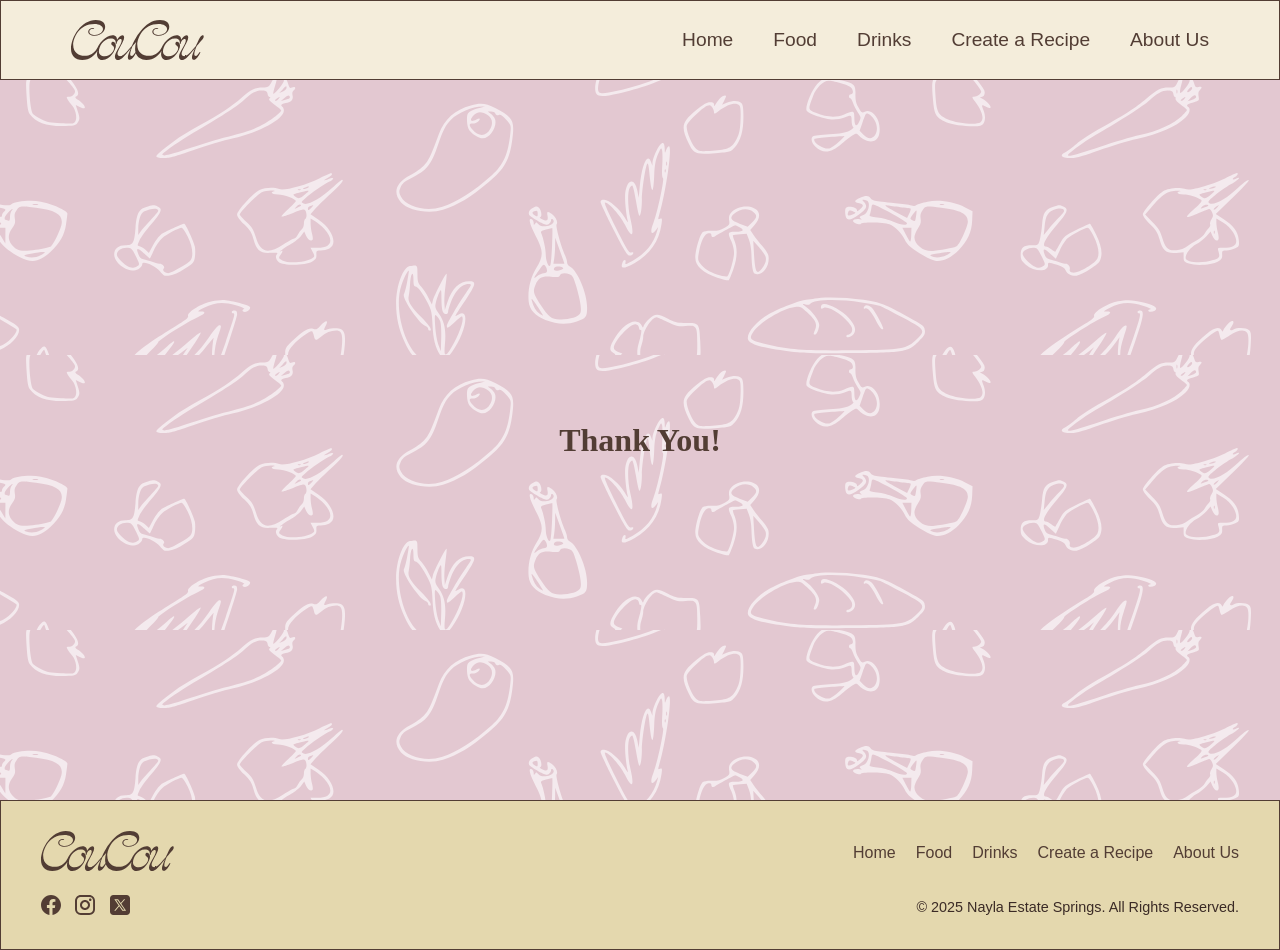
<file: action_page.html>
<!DOCTYPE html>
<html lang="en">
<head>
  <meta charset="UTF-8" />
  <meta name="viewport" content="width=device-width, initial-scale=1.0" />
  <title>Thank You - CouCou</title>
  <link rel="stylesheet" href="css/style.css"/>
  <link rel="stylesheet" href="css/action_page.css"/>
  <link rel="stylesheet" href="css/scrollToTop.css">

</head>
<body>

    <nav class="navbar">
        <div class="navbar__container">
            <a href="index.html" class="navbar__logo">
                <img src="images/00CouCou_Logo.svg" alt="logo">
            </a>
            <div class="navbar__toggle" id="mobile-menu">
                <span class="bar"></span>
                <span class="bar"></span>
                <span class="bar"></span>
            </div>
            <ul class="navbar__menu">
                <li class="navbar__item">
                    <a href="index.html" class="navbar__links">Home</a>
                </li>
                <li class="navbar__item">
                    <a href="food.html" class="navbar__links">Food</a>
                </li>
                <li class="navbar__item">
                    <a href="drinks.html" class="navbar__links">Drinks</a>
                </li>
                <li class="navbar__item">
                    <a href="create.html" class="navbar__links">Create a Recipe</a>
                </li>
                <li class="navbar__item">
                    <a href="about us.html" class="navbar__links">About Us</a>
                </li>
            </ul>
        </div>
    </nav>

    <main>
        <div class="background">
            <h1>
            Thank You!
            </h1>
        </div>
    </main>

    <footer id="footer-placeholder"></footer>

    <script src="js/script.js"></script>
    <script src="js/loadFooter.js"></script>

</body>
</html>
</file>
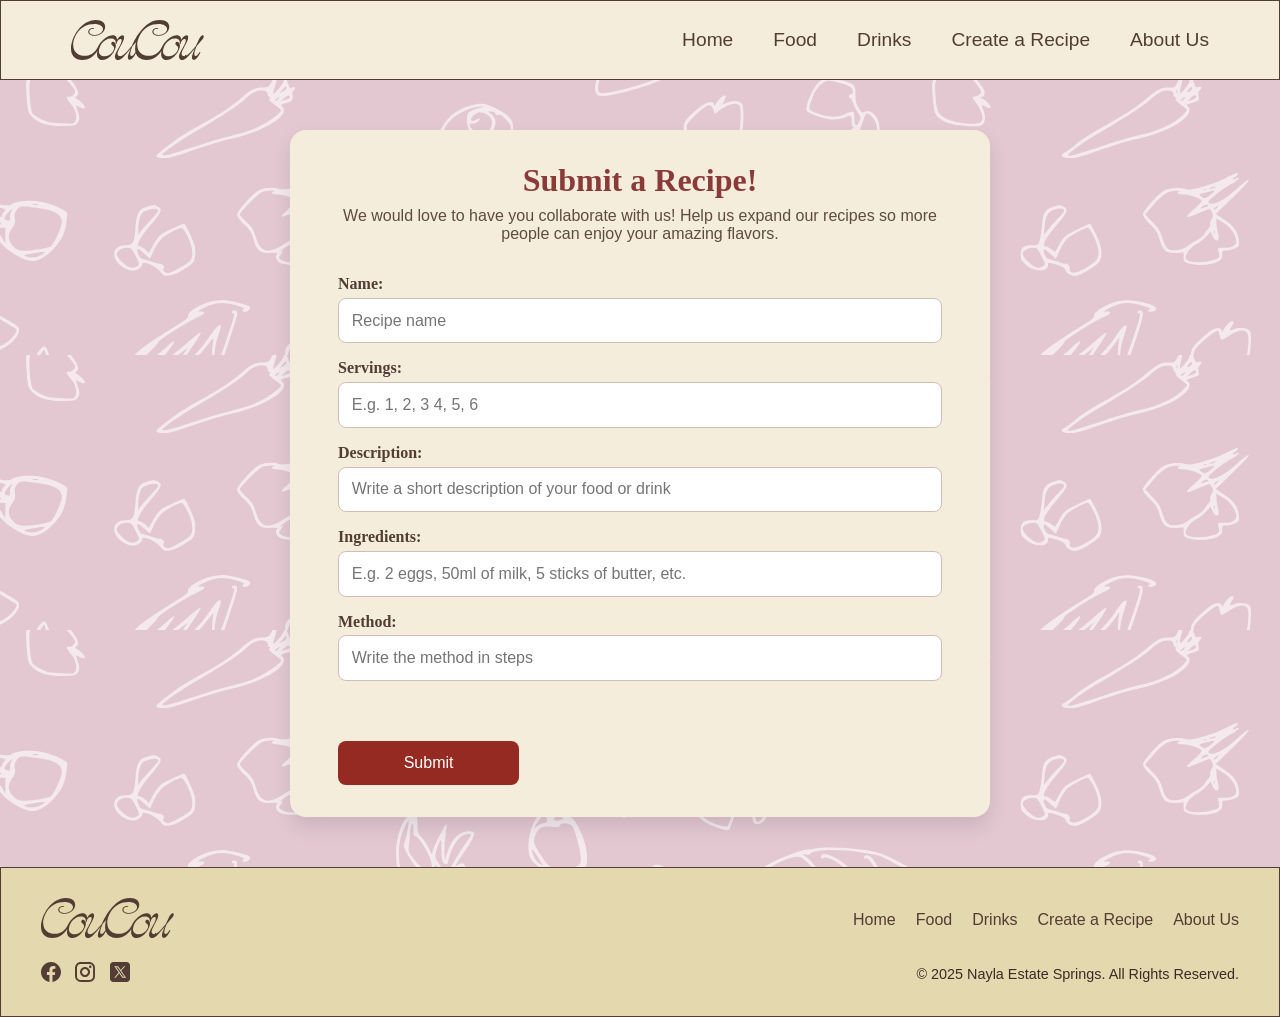
<file: create.html>
<!DOCTYPE html>
<html lang="en">
<head>
  <meta charset="UTF-8" />
  <meta name="viewport" content="width=device-width, initial-scale=1.0" />
  <title>Create - CouCou</title>
  <link rel="stylesheet" href="css/style.css"/>
  <link rel="stylesheet" href="css/create.css"/>
  <link rel="stylesheet" href="css/scrollToTop.css">

</head>
<body>

    <nav class="navbar">
        <div class="navbar__container">
            <a href="index.html" class="navbar__logo">
                <img src="images/00CouCou_Logo.svg" alt="logo">
            </a>
            <div class="navbar__toggle" id="mobile-menu">
                <span class="bar"></span>
                <span class="bar"></span>
                <span class="bar"></span>
            </div>
            <ul class="navbar__menu">
                <li class="navbar__item">
                    <a href="index.html" class="navbar__links">Home</a>
                </li>
                <li class="navbar__item">
                    <a href="food.html" class="navbar__links">Food</a>
                </li>
                <li class="navbar__item">
                    <a href="drinks.html" class="navbar__links">Drinks</a>
                </li>
                <li class="navbar__item">
                    <a href="create.html" class="navbar__links">Create a Recipe</a>
                </li>
                <li class="navbar__item">
                    <a href="about us.html" class="navbar__links">About Us</a>
                </li>
            </ul>
        </div>
    </nav>

    <main>
        <section class="outside_form">
            <section class="form">
            <h2>Submit a Recipe!</h2>
            <p>We would love to have you collaborate with us!
                Help us expand our recipes so more people can enjoy your amazing flavors. </p>
                <form id="recipeForm" action="action_page.html">

                <label for="title">Name:</label>
                <input type="text" id="title" name="title" placeholder="Recipe name"><br>
                
                <label for="servings">Servings:</label>
                <input type="text" id="servings" name="servings" placeholder="E.g. 1, 2, 3 4, 5, 6"><br>

                <label for="desc">Description:</label>
                <input type="text" id="desc" name="dec" placeholder="Write a short description of your food or drink"><br>

                <label for="ingredients">Ingredients:</label>
                <input type="text" id="ingredients" name="ingredients" placeholder="E.g. 2 eggs, 50ml of milk, 5 sticks of butter, etc."><br>

                <label for="method">Method:</label>
                <input type="text" id="method" name="method" placeholder="Write the method in steps"><br>

                <br><br><input type="submit" value="Submit">
                </form> 
            </section>
        </section>
    </main>

    <div id="errorPopup" class="popup-overlay hidden">
        <div class="popup-box">
            <h3>Oops! Some fields are missing.</h3>
            <p>Please fill out all the required fields before submitting.</p>
            <button id="closePopup">OK</button>
        </div>
    </div>

    <footer id="footer-placeholder"></footer>

    <script src="js/script.js"></script>
    <script src="js/loadFooter.js"></script>

</body>
</html>
</file>
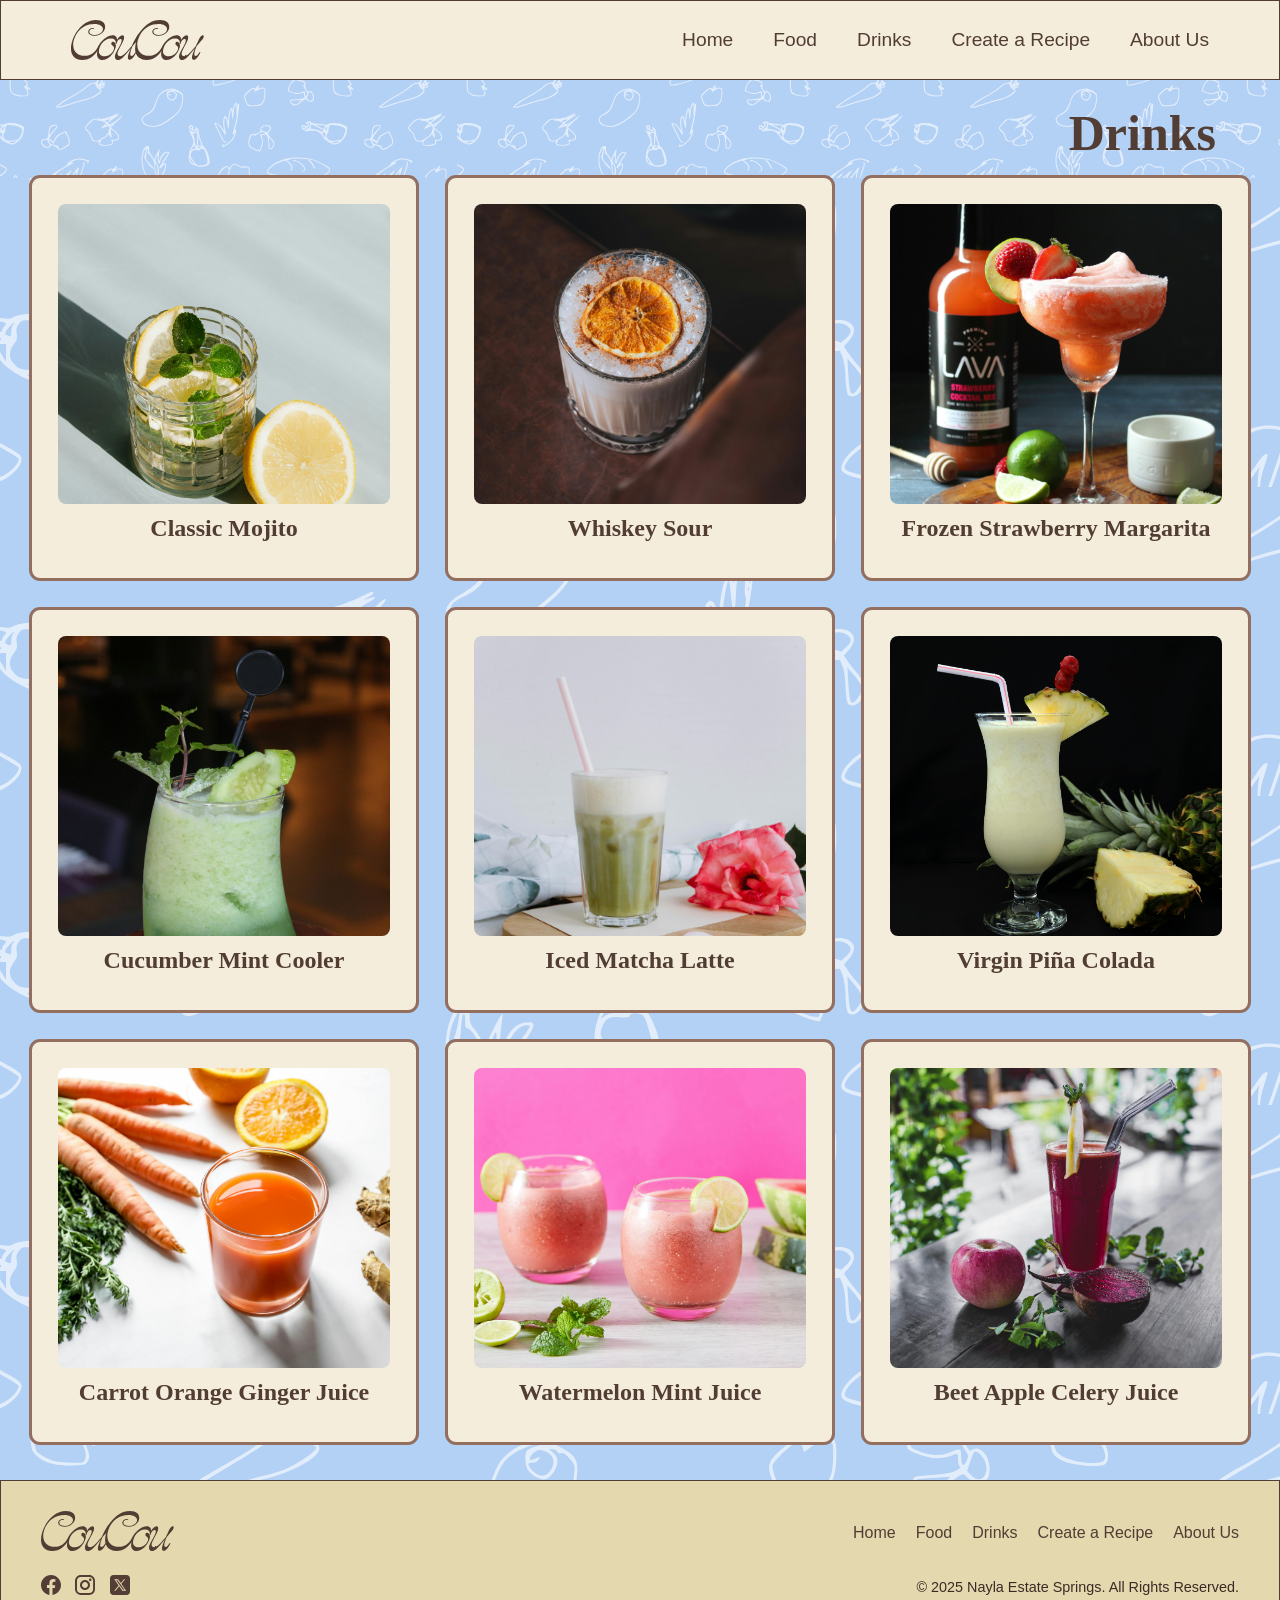
<file: drinks.html>
<!DOCTYPE html>
<html lang="en">
<head>
  <meta charset="UTF-8" />
  <meta name="viewport" content="width=device-width, initial-scale=1.0" />
  <title>Food - CouCou</title>
  <link rel="stylesheet" href="css/style.css" />
  <link rel="stylesheet" href="css/drinks.css" />
  <link rel="stylesheet" href="css/scrollToTop.css">

</head>
<body>
    
    <nav class="navbar">
        <div class="navbar__container">
            <a href="index.html" class="navbar__logo">
                <img src="images/00CouCou_Logo.svg" alt="logo">
            </a>
            <div class="navbar__toggle" id="mobile-menu">
                <span class="bar"></span>
                <span class="bar"></span>
                <span class="bar"></span>
            </div>
            <ul class="navbar__menu">
                <li class="navbar__item">
                    <a href="index.html" class="navbar__links">Home</a>
                </li>
                <li class="navbar__item">
                    <a href="food.html" class="navbar__links">Food</a>
                </li>
                <li class="navbar__item">
                    <a href="drinks.html" class="navbar__links">Drinks</a>
                </li>
                <li class="navbar__item">
                    <a href="create.html" class="navbar__links">Create a Recipe</a>
                </li>
                <li class="navbar__item">
                    <a href="about us.html" class="navbar__links">About Us</a>
                </li>
            </ul>
        </div>
    </nav>

    <header>
        <h1>Drinks</h1>
    </header>

    <main>
        <section class="catalogue-grid">

        <article class="product-card">
            <a href="recipe.html"><img src="images/classic mojito.jpg" alt="Product 1"></a>
            <h2>Classic Mojito</h2>
        </article>

        <article class="product-card">
            <a href="recipe.html"><img src="images/whiskey sour.jpg" alt="Product 2"></a>
            <h2>Whiskey Sour</h2>
        </article>

        <article class="product-card">
            <a href="recipe.html"><img src="images/frozen strawberry.jpg" alt="Product 3"></a>
            <h2>Frozen Strawberry Margarita</h2>
        </article>

        <article class="product-card">
            <a href="recipe.html"><img src="images/cucumber.jpg" alt="Product 4"></a>
            <h2>Cucumber Mint Cooler</h2>
        </article>

        <article class="product-card">
            <a href="recipe.html"><img src="images/matcha.jpg" alt="Product 5"></a>
            <h2>Iced Matcha Latte</h2>
        </article>

        <article class="product-card">
            <a href="recipe.html"><img src="images/virgin pina colada.jpg" alt="Product 6"></a>
            <h2>Virgin Piña Colada</h2>
        </article>

        <article class="product-card">
            <a href="recipe.html"><img src="images/carrot orange.jpg" alt="Product 7"></a>
            <h2>Carrot Orange Ginger Juice</h2>
        </article>

        <article class="product-card">
            <a href="recipe.html"><img src="images/watermelon mint.jpg" alt="Product 8"></a>
            <h2>Watermelon Mint Juice</h2>
        </article>

        <article class="product-card">
            <a href="recipe.html"><img src="images/beet apple celery juice.jpg" alt="Product 9"></a>
            <h2>Beet Apple Celery Juice</h2>
        </article>

        </section>
    </main>

    <footer id="footer-placeholder"></footer>

    <script src="js/script.js"></script>
    <script src="js/loadFooter.js"></script>

</body>
</html>
</file>
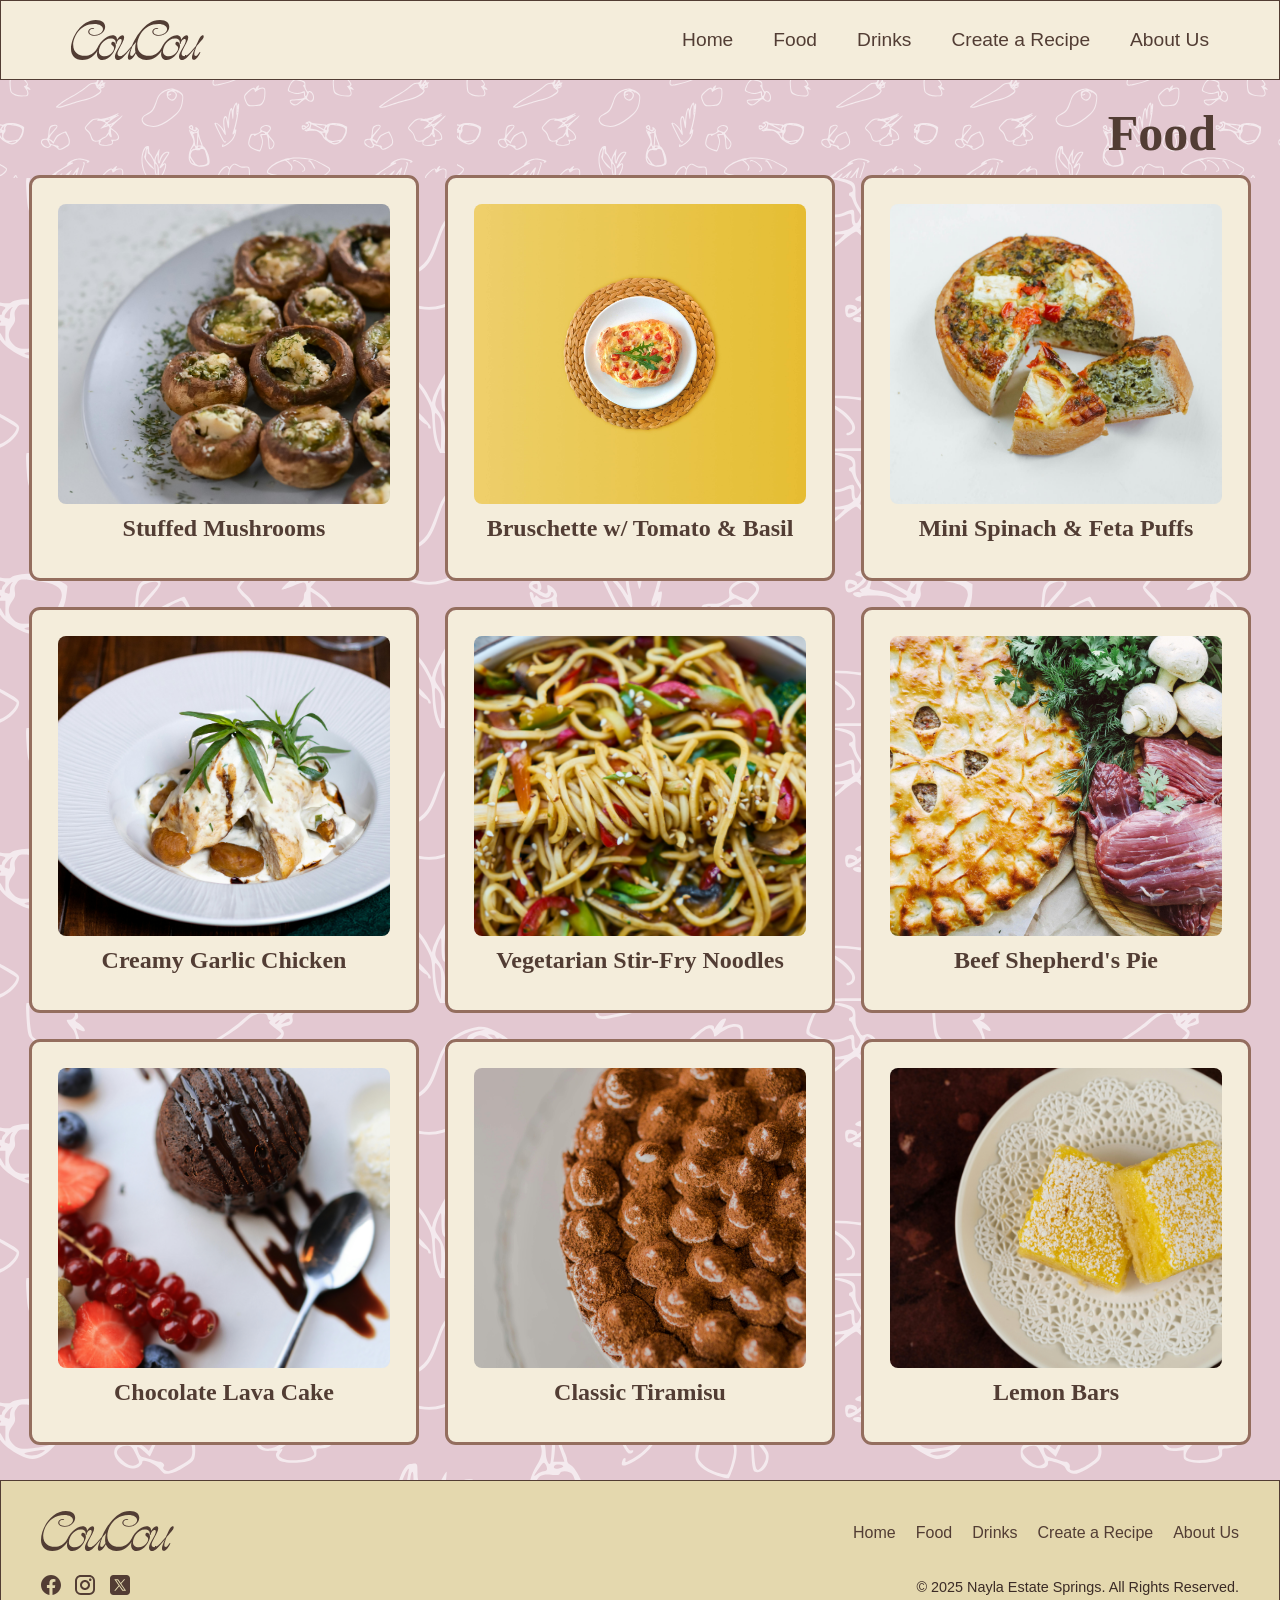
<file: food.html>
<!DOCTYPE html>
<html lang="en">
<head>
  <meta charset="UTF-8" />
  <meta name="viewport" content="width=device-width, initial-scale=1.0" />
  <title>Food - CouCou</title>
  <link rel="stylesheet" href="css/style.css" />
  <link rel="stylesheet" href="css/food.css" />
  <link rel="stylesheet" href="css/scrollToTop.css">

</head>
<body>

    <nav class="navbar">
        <div class="navbar__container">
            <a href="index.html" class="navbar__logo">
                <img src="images/00CouCou_Logo.svg" alt="logo">
            </a>
            <div class="navbar__toggle" id="mobile-menu">
                <span class="bar"></span>
                <span class="bar"></span>
                <span class="bar"></span>
            </div>
            <ul class="navbar__menu">
                <li class="navbar__item">
                    <a href="index.html" class="navbar__links">Home</a>
                </li>
                <li class="navbar__item">
                    <a href="food.html" class="navbar__links">Food</a>
                </li>
                <li class="navbar__item">
                    <a href="drinks.html" class="navbar__links">Drinks</a>
                </li>
                <li class="navbar__item">
                    <a href="create.html" class="navbar__links">Create a Recipe</a>
                </li>
                <li class="navbar__item">
                    <a href="about us.html" class="navbar__links">About Us</a>
                </li>
            </ul>
        </div>
    </nav>

    <header>
        <h1>Food</h1>
    </header>

    <main>
        <section class="catalogue-grid">

        <article class="product-card">
            <a href="recipe.html"><img src="images/stuffed mushrooms.jpg" alt="Product 1"></a>
            <h2>Stuffed Mushrooms</h2>
        </article>

        <article class="product-card">
            <a href="recipe.html"><img src="images/bruschette.jpg" alt="Product 2"></a>
            <h2>Bruschette w/ Tomato & Basil</h2>
        </article>

        <article class="product-card">
            <a href="recipe.html"><img src="images/mini spinach.jpg" alt="Product 3"></a>
            <h2>Mini Spinach & Feta Puffs</h2>
        </article>

        <article class="product-card">
            <a href="recipe.html"><img src="images/creamy garlic chicken.jpg" alt="Product 4"></a>
            <h2>Creamy Garlic Chicken</h2>
        </article>

        <article class="product-card">
            <a href="recipe.html"><img src="images/stir fry.jpg" alt="Product 5"></a>
            <h2>Vegetarian Stir-Fry Noodles</h2>
        </article>

        <article class="product-card">
            <a href="recipe.html"><img src="images/beef sheperd.jpg" alt="Product 6"></a>
            <h2>Beef Shepherd's Pie</h2>
        </article>

        <article class="product-card">
            <a href="recipe.html"><img src="images/chocolate lava.jpg" alt="Product 7"></a>
            <h2>Chocolate Lava Cake</h2>
        </article>

        <article class="product-card">
            <a href="recipe.html"><img src="images/tiramisu.jpg" alt="Product 8"></a>
            <h2>Classic Tiramisu</h2>
        </article>

        <article class="product-card">
            <a href="recipe.html"><img src="images/lemon bars.jpg" alt="Product 9"></a>
            <h2>Lemon Bars</h2>
        </article>

        </section>
    </main>

    <button onclick="topFunction()" id="myBtn" title="Go to top">Back to Top!</button>

    <footer id="footer-placeholder"></footer>

    <script src="js/script.js"></script>
    <script src="js/loadFooter.js"></script>

</body>
</html>
</file>
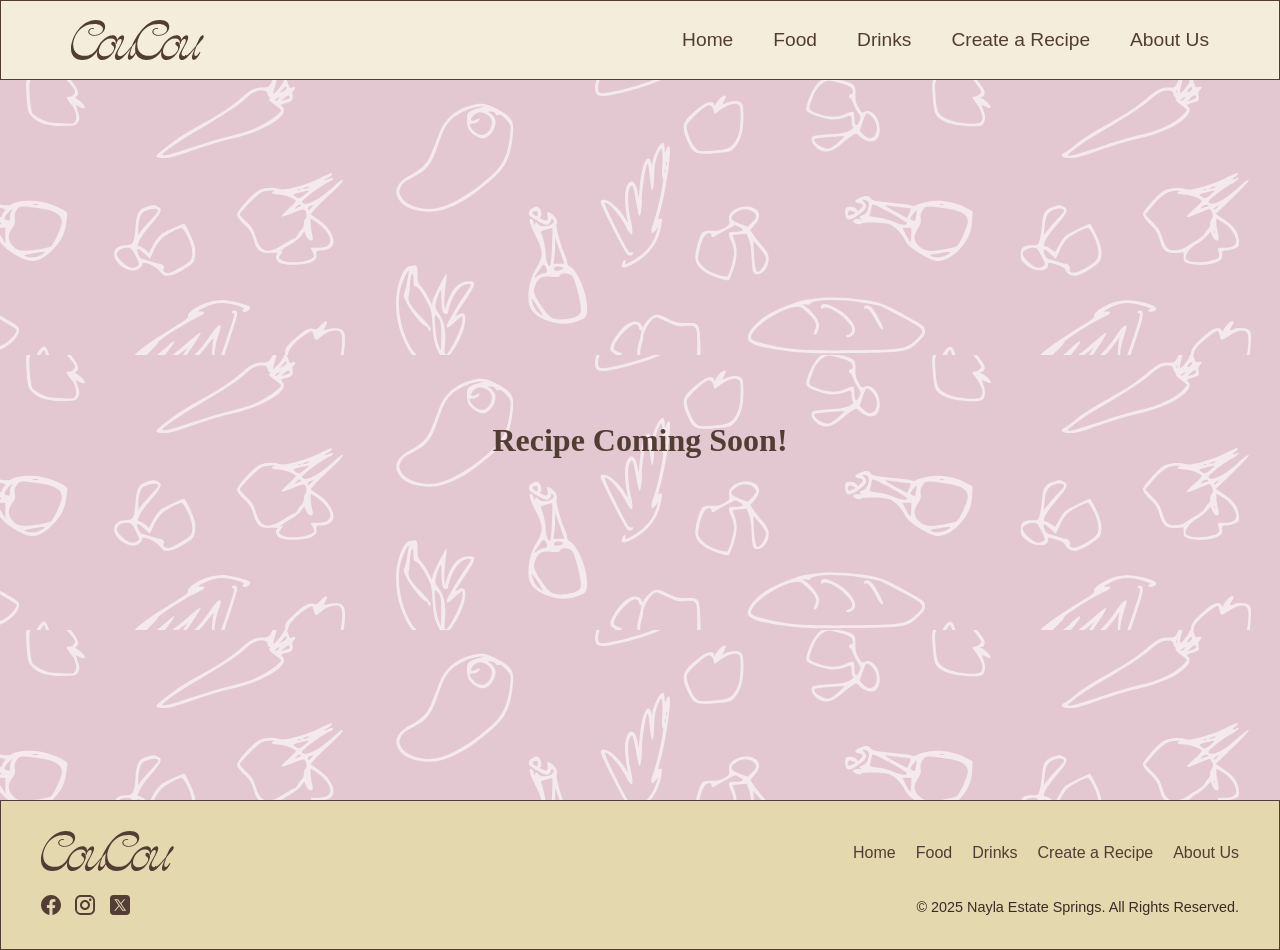
<file: recipe.html>
<!DOCTYPE html>
<html lang="en">
<head>
  <meta charset="UTF-8" />
  <meta name="viewport" content="width=device-width, initial-scale=1.0" />
  <title>Recipe - CouCou</title>
  <link rel="stylesheet" href="css/style.css"/>
  <link rel="stylesheet" href="css/recipe.css" />
  <link rel="stylesheet" href="css/scrollToTop.css">

</head>
<body>
    
    <nav class="navbar">
        <div class="navbar__container">
            <a href="index.html" class="navbar__logo">
                <img src="images/00CouCou_Logo.svg" alt="logo">
            </a>
            <div class="navbar__toggle" id="mobile-menu">
                <span class="bar"></span>
                <span class="bar"></span>
                <span class="bar"></span>
            </div>
            <ul class="navbar__menu">
                <li class="navbar__item">
                    <a href="index.html" class="navbar__links">Home</a>
                </li>
                <li class="navbar__item">
                    <a href="food.html" class="navbar__links">Food</a>
                </li>
                <li class="navbar__item">
                    <a href="drinks.html" class="navbar__links">Drinks</a>
                </li>
                <li class="navbar__item">
                    <a href="create.html" class="navbar__links">Create a Recipe</a>
                </li>
                <li class="navbar__item">
                    <a href="about us.html" class="navbar__links">About Us</a>
                </li>
            </ul>
        </div>
    </nav>
    
    <main>
        <div class="background">
            <h1>
            Recipe Coming Soon!
            </h1>
        </div>
    </main>
    
    <footer id="footer-placeholder"></footer>

    <script src="js/script.js"></script>
    <script src="js/loadFooter.js"></script>

</body>
</html>
</file>
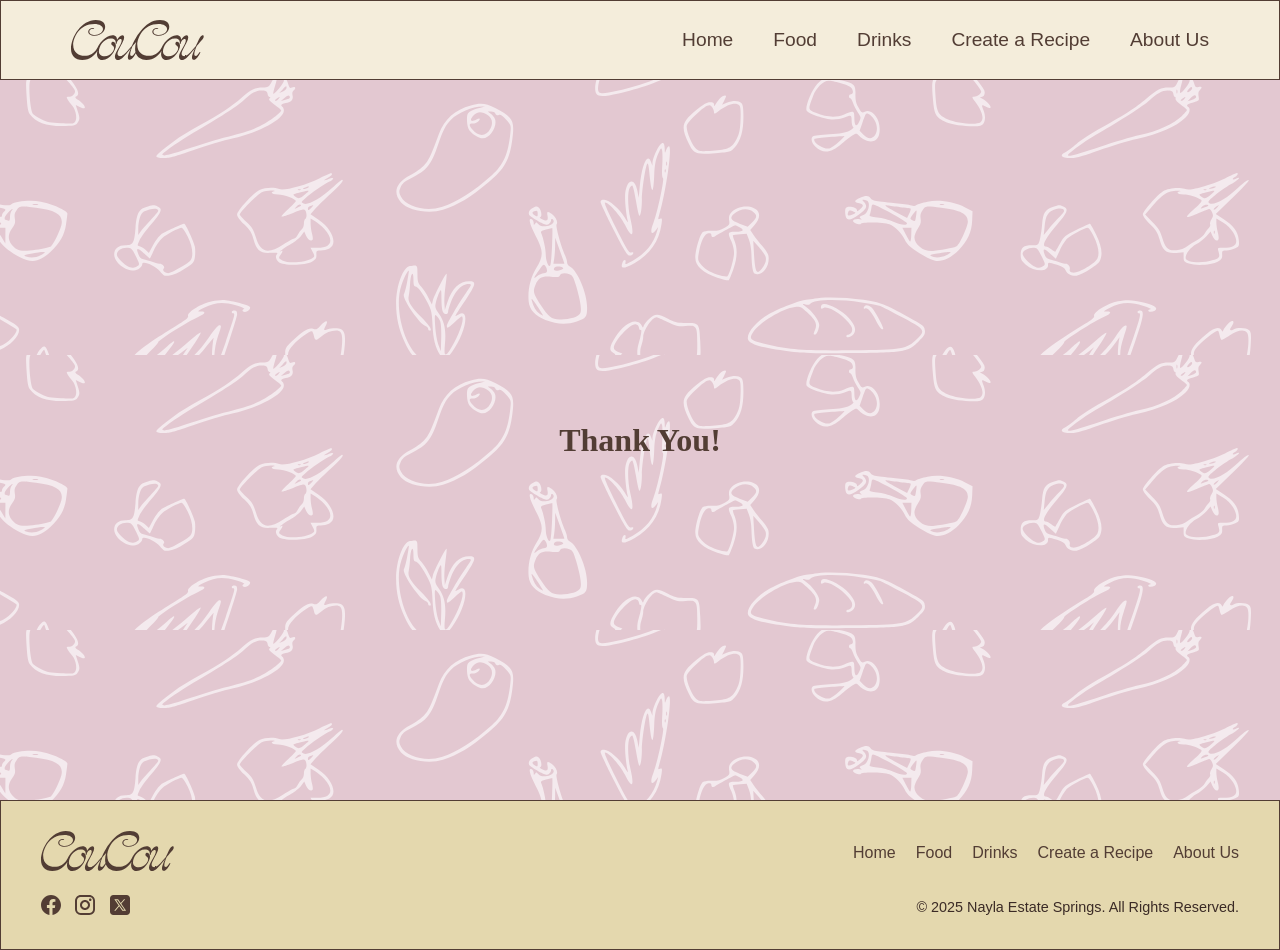
<file: html/action_page.html>
<!DOCTYPE html>
<html lang="en">
<head>
  <meta charset="UTF-8" />
  <meta name="viewport" content="width=device-width, initial-scale=1.0" />
  <title>Thank You - CouCou</title>
  <link rel="stylesheet" href="../css/style.css"/>
  <link rel="stylesheet" href="../css/action_page.css"/>
  <link rel="stylesheet" href="../css/scrollToTop.css">

</head>
<body>

    <nav class="navbar">
        <div class="navbar__container">
            <a href="index.html" class="navbar__logo">
                <img src="../images/00CouCou_Logo.svg" alt="logo">
            </a>
            <div class="navbar__toggle" id="mobile-menu">
                <span class="bar"></span>
                <span class="bar"></span>
                <span class="bar"></span>
            </div>
            <ul class="navbar__menu">
                <li class="navbar__item">
                    <a href="index.html" class="navbar__links">Home</a>
                </li>
                <li class="navbar__item">
                    <a href="food.html" class="navbar__links">Food</a>
                </li>
                <li class="navbar__item">
                    <a href="drinks.html" class="navbar__links">Drinks</a>
                </li>
                <li class="navbar__item">
                    <a href="create.html" class="navbar__links">Create a Recipe</a>
                </li>
                <li class="navbar__item">
                    <a href="aboutus.html" class="navbar__links">About Us</a>
                </li>
            </ul>
        </div>
    </nav>

    <main>
        <div class="background">
            <h1>
            Thank You!
            </h1>
        </div>
    </main>

    <footer id="footer-placeholder"></footer>

    <script src="../js/script.js"></script>
    <script src="../js/loadFooter.js"></script>

</body>
</html>
</file>
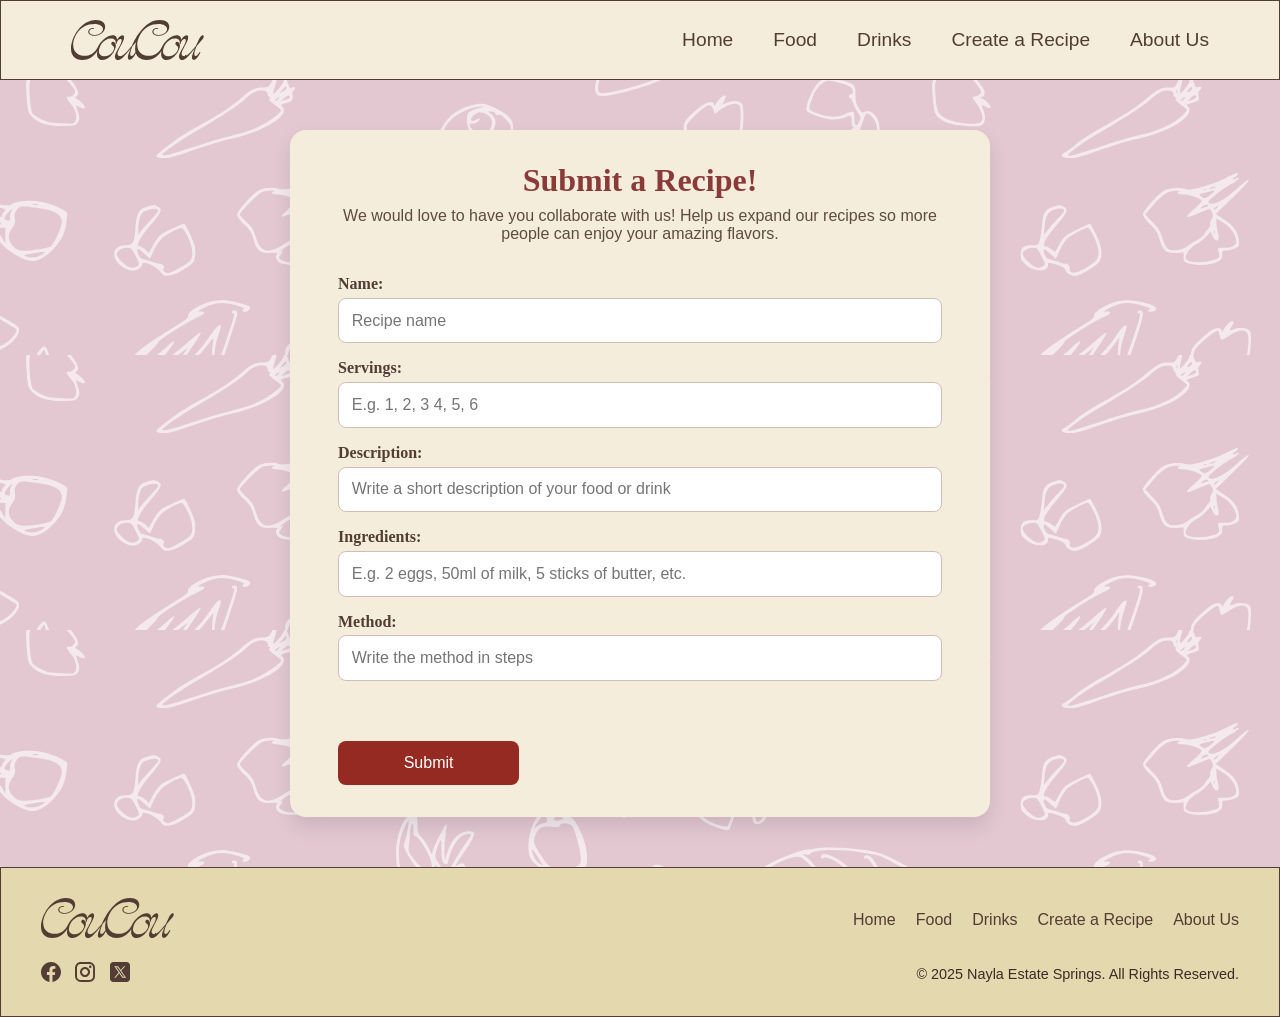
<file: html/create.html>
<!DOCTYPE html>
<html lang="en">
<head>
  <meta charset="UTF-8" />
  <meta name="viewport" content="width=device-width, initial-scale=1.0" />
  <title>Create - CouCou</title>
  <link rel="stylesheet" href="../css/style.css"/>
  <link rel="stylesheet" href="../css/create.css"/>
  <link rel="stylesheet" href="../css/scrollToTop.css">

</head>
<body>

    <nav class="navbar">
        <div class="navbar__container">
            <a href="index.html" class="navbar__logo">
                <img src="../images/00CouCou_Logo.svg" alt="logo">
            </a>
            <div class="navbar__toggle" id="mobile-menu">
                <span class="bar"></span>
                <span class="bar"></span>
                <span class="bar"></span>
            </div>
            <ul class="navbar__menu">
                <li class="navbar__item">
                    <a href="index.html" class="navbar__links">Home</a>
                </li>
                <li class="navbar__item">
                    <a href="food.html" class="navbar__links">Food</a>
                </li>
                <li class="navbar__item">
                    <a href="drinks.html" class="navbar__links">Drinks</a>
                </li>
                <li class="navbar__item">
                    <a href="create.html" class="navbar__links">Create a Recipe</a>
                </li>
                <li class="navbar__item">
                    <a href="aboutus.html" class="navbar__links">About Us</a>
                </li>
            </ul>
        </div>
    </nav>

    <main>
        <section class="outside_form">
            <section class="form">
            <h2>Submit a Recipe!</h2>
            <p>We would love to have you collaborate with us!
                Help us expand our recipes so more people can enjoy your amazing flavors. </p>
                <form id="recipeForm" action="action_page.html">

                <label for="title">Name:</label>
                <input type="text" id="title" name="title" placeholder="Recipe name"><br>
                
                <label for="servings">Servings:</label>
                <input type="text" id="servings" name="servings" placeholder="E.g. 1, 2, 3 4, 5, 6"><br>

                <label for="desc">Description:</label>
                <input type="text" id="desc" name="dec" placeholder="Write a short description of your food or drink"><br>

                <label for="ingredients">Ingredients:</label>
                <input type="text" id="ingredients" name="ingredients" placeholder="E.g. 2 eggs, 50ml of milk, 5 sticks of butter, etc."><br>

                <label for="method">Method:</label>
                <input type="text" id="method" name="method" placeholder="Write the method in steps"><br>

                <br><br><input type="submit" value="Submit">
                </form> 
            </section>
        </section>
    </main>

    <div id="errorPopup" class="popup-overlay hidden">
        <div class="popup-box">
            <h3>Oops! Some fields are missing.</h3>
            <p>Please fill out all the required fields before submitting.</p>
            <button id="closePopup">OK</button>
        </div>
    </div>

    <footer id="footer-placeholder"></footer>

    <script src="../js/script.js"></script>
    <script src="../js/loadFooter.js"></script>

</body>
</html>
</file>
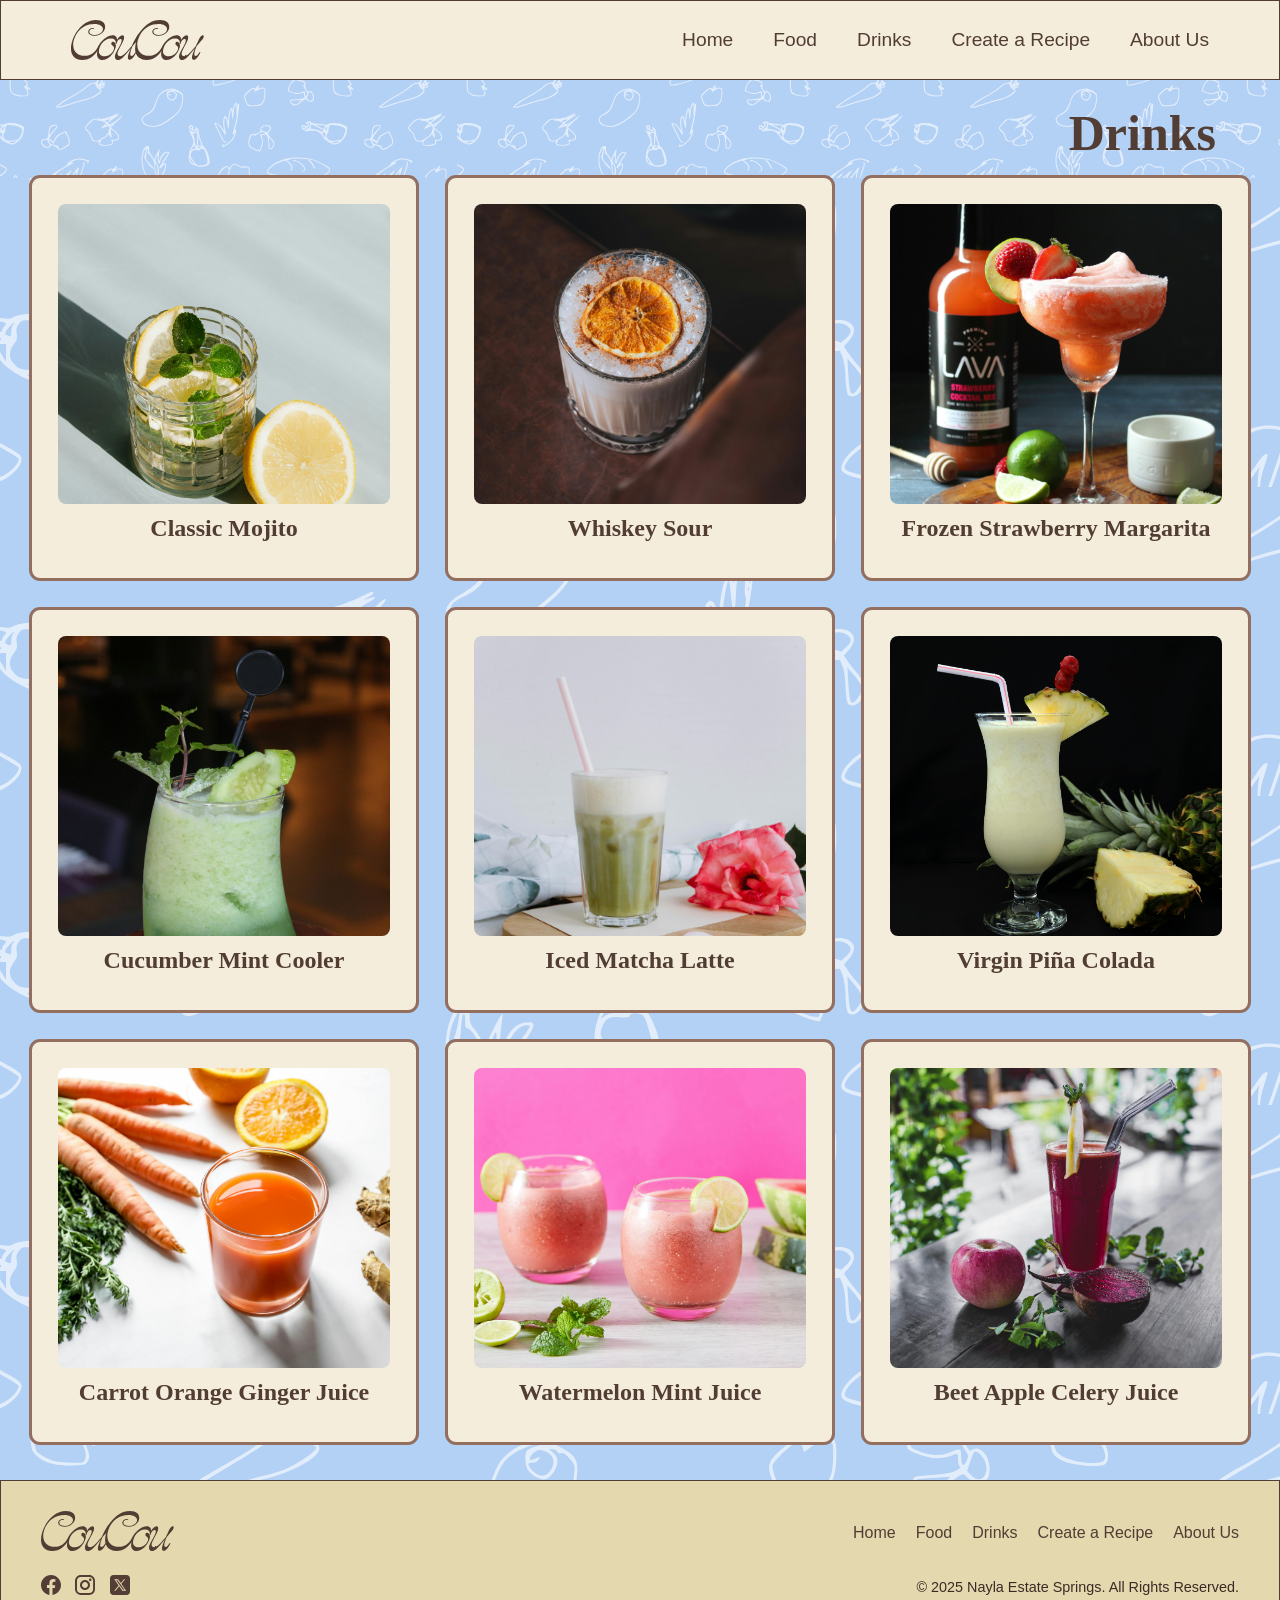
<file: html/drinks.html>
<!DOCTYPE html>
<html lang="en">
<head>
  <meta charset="UTF-8" />
  <meta name="viewport" content="width=device-width, initial-scale=1.0" />
  <title>Food - CouCou</title>
  <link rel="stylesheet" href="../css/style.css" />
  <link rel="stylesheet" href="../css/drinks.css" />
  <link rel="stylesheet" href="../css/scrollToTop.css">

</head>
<body>
    
    <nav class="navbar">
        <div class="navbar__container">
            <a href="index.html" class="navbar__logo">
                <img src="../images/00CouCou_Logo.svg" alt="logo">
            </a>
            <div class="navbar__toggle" id="mobile-menu">
                <span class="bar"></span>
                <span class="bar"></span>
                <span class="bar"></span>
            </div>
            <ul class="navbar__menu">
                <li class="navbar__item">
                    <a href="index.html" class="navbar__links">Home</a>
                </li>
                <li class="navbar__item">
                    <a href="food.html" class="navbar__links">Food</a>
                </li>
                <li class="navbar__item">
                    <a href="drinks.html" class="navbar__links">Drinks</a>
                </li>
                <li class="navbar__item">
                    <a href="create.html" class="navbar__links">Create a Recipe</a>
                </li>
                <li class="navbar__item">
                    <a href="aboutus.html" class="navbar__links">About Us</a>
                </li>
            </ul>
        </div>
    </nav>

    <header>
        <h1>Drinks</h1>
    </header>

    <main>
        <section class="catalogue-grid">

        <article class="product-card">
            <a href="recipe.html"><img src="../images/classic mojito.jpg" alt="Product 1"></a>
            <h2>Classic Mojito</h2>
        </article>

        <article class="product-card">
            <a href="recipe.html"><img src="../images/whiskey sour.jpg" alt="Product 2"></a>
            <h2>Whiskey Sour</h2>
        </article>

        <article class="product-card">
            <a href="recipe.html"><img src="../images/frozen strawberry.jpg" alt="Product 3"></a>
            <h2>Frozen Strawberry Margarita</h2>
        </article>

        <article class="product-card">
            <a href="recipe.html"><img src="../images/cucumber.jpg" alt="Product 4"></a>
            <h2>Cucumber Mint Cooler</h2>
        </article>

        <article class="product-card">
            <a href="recipe.html"><img src="../images/matcha.jpg" alt="Product 5"></a>
            <h2>Iced Matcha Latte</h2>
        </article>

        <article class="product-card">
            <a href="recipe.html"><img src="../images/virgin pina colada.jpg" alt="Product 6"></a>
            <h2>Virgin Piña Colada</h2>
        </article>

        <article class="product-card">
            <a href="recipe.html"><img src="../images/carrot orange.jpg" alt="Product 7"></a>
            <h2>Carrot Orange Ginger Juice</h2>
        </article>

        <article class="product-card">
            <a href="recipe.html"><img src="../images/watermelon mint.jpg" alt="Product 8"></a>
            <h2>Watermelon Mint Juice</h2>
        </article>

        <article class="product-card">
            <a href="recipe.html"><img src="../images/beet apple celery juice.jpg" alt="Product 9"></a>
            <h2>Beet Apple Celery Juice</h2>
        </article>

        </section>
    </main>

    <footer id="footer-placeholder"></footer>

    <script src="../js/script.js"></script>
    <script src="../js/loadFooter.js"></script>

</body>
</html>
</file>
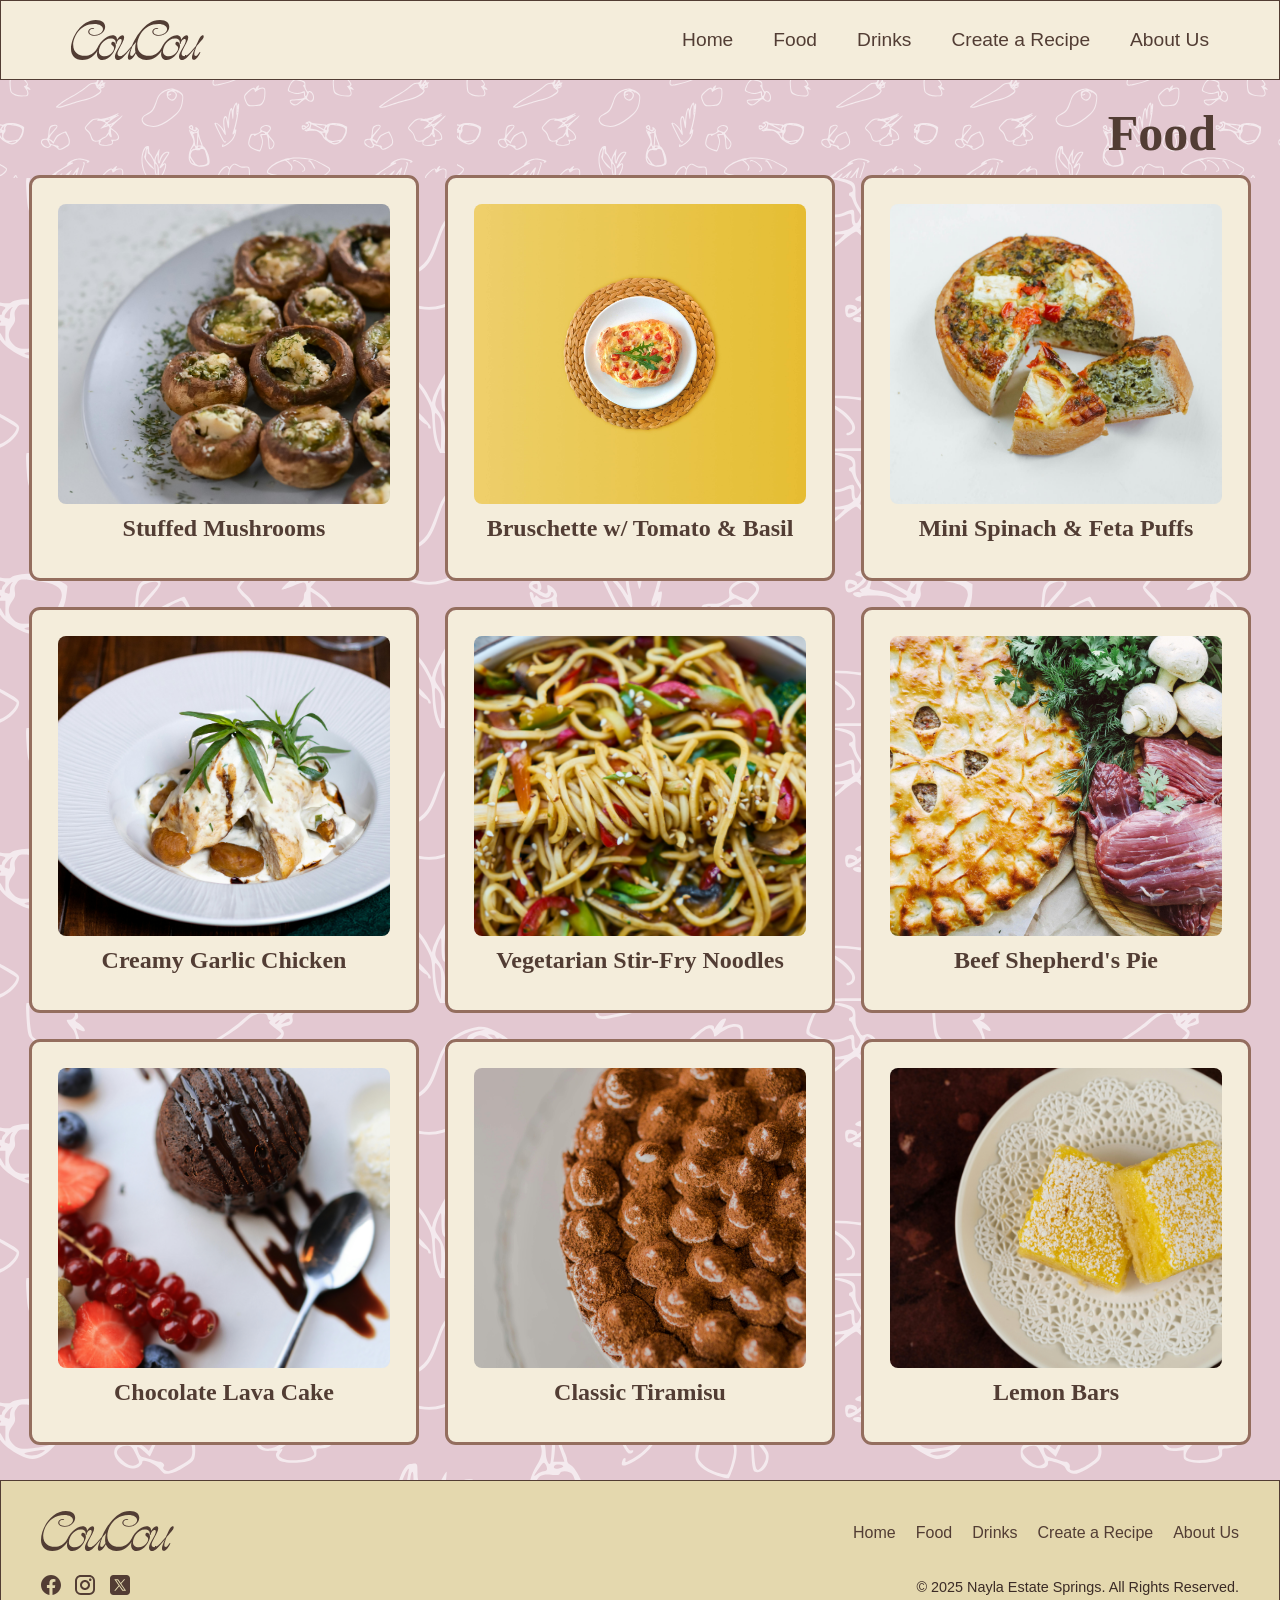
<file: html/food.html>
<!DOCTYPE html>
<html lang="en">
<head>
  <meta charset="UTF-8" />
  <meta name="viewport" content="width=device-width, initial-scale=1.0" />
  <title>Food - CouCou</title>
  <link rel="stylesheet" href="../css/style.css" />
  <link rel="stylesheet" href="../css/food.css" />
  <link rel="stylesheet" href="../css/scrollToTop.css">

</head>
<body>

    <nav class="navbar">
        <div class="navbar__container">
            <a href="index.html" class="navbar__logo">
                <img src="../images/00CouCou_Logo.svg" alt="logo">
            </a>
            <div class="navbar__toggle" id="mobile-menu">
                <span class="bar"></span>
                <span class="bar"></span>
                <span class="bar"></span>
            </div>
            <ul class="navbar__menu">
                <li class="navbar__item">
                    <a href="index.html" class="navbar__links">Home</a>
                </li>
                <li class="navbar__item">
                    <a href="food.html" class="navbar__links">Food</a>
                </li>
                <li class="navbar__item">
                    <a href="drinks.html" class="navbar__links">Drinks</a>
                </li>
                <li class="navbar__item">
                    <a href="create.html" class="navbar__links">Create a Recipe</a>
                </li>
                <li class="navbar__item">
                    <a href="aboutus.html" class="navbar__links">About Us</a>
                </li>
            </ul>
        </div>
    </nav>

    <header>
        <h1>Food</h1>
    </header>

    <main>
        <section class="catalogue-grid">

        <article class="product-card">
            <a href="recipe.html"><img src="../images/stuffed mushrooms.jpg" alt="Product 1"></a>
            <h2>Stuffed Mushrooms</h2>
        </article>

        <article class="product-card">
            <a href="recipe.html"><img src="../images/bruschette.jpg" alt="Product 2"></a>
            <h2>Bruschette w/ Tomato & Basil</h2>
        </article>

        <article class="product-card">
            <a href="recipe.html"><img src="../images/mini spinach.jpg" alt="Product 3"></a>
            <h2>Mini Spinach & Feta Puffs</h2>
        </article>

        <article class="product-card">
            <a href="recipe.html"><img src="../images/creamy garlic chicken.jpg" alt="Product 4"></a>
            <h2>Creamy Garlic Chicken</h2>
        </article>

        <article class="product-card">
            <a href="recipe.html"><img src="../images/stir fry.jpg" alt="Product 5"></a>
            <h2>Vegetarian Stir-Fry Noodles</h2>
        </article>

        <article class="product-card">
            <a href="recipe.html"><img src="../images/beef sheperd.jpg" alt="Product 6"></a>
            <h2>Beef Shepherd's Pie</h2>
        </article>

        <article class="product-card">
            <a href="recipe.html"><img src="../images/chocolate lava.jpg" alt="Product 7"></a>
            <h2>Chocolate Lava Cake</h2>
        </article>

        <article class="product-card">
            <a href="recipe.html"><img src="../images/tiramisu.jpg" alt="Product 8"></a>
            <h2>Classic Tiramisu</h2>
        </article>

        <article class="product-card">
            <a href="recipe.html"><img src="../images/lemon bars.jpg" alt="Product 9"></a>
            <h2>Lemon Bars</h2>
        </article>

        </section>
    </main>

    <button onclick="topFunction()" id="myBtn" title="Go to top">Back to Top!</button>

    <footer id="footer-placeholder"></footer>

    <script src="../js/script.js"></script>
    <script src="../js/loadFooter.js"></script>

</body>
</html>
</file>
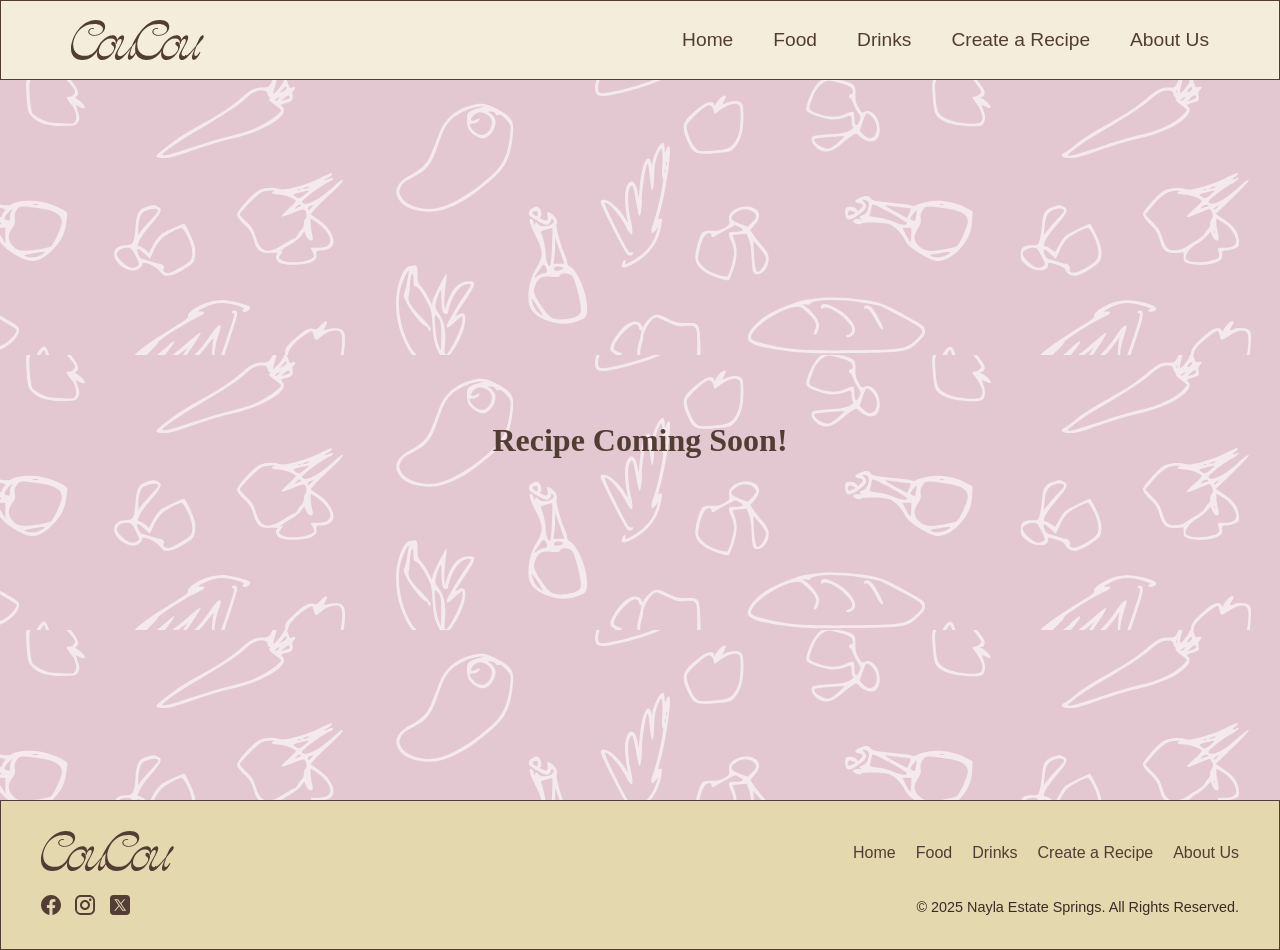
<file: html/recipe.html>
<!DOCTYPE html>
<html lang="en">
<head>
  <meta charset="UTF-8" />
  <meta name="viewport" content="width=device-width, initial-scale=1.0" />
  <title>Recipe - CouCou</title>
  <link rel="stylesheet" href="../css/style.css"/>
  <link rel="stylesheet" href="../css/recipe.css" />
  <link rel="stylesheet" href="../css/scrollToTop.css">

</head>
<body>
    
    <nav class="navbar">
        <div class="navbar__container">
            <a href="index.html" class="navbar__logo">
                <img src="../images/00CouCou_Logo.svg" alt="logo">
            </a>
            <div class="navbar__toggle" id="mobile-menu">
                <span class="bar"></span>
                <span class="bar"></span>
                <span class="bar"></span>
            </div>
            <ul class="navbar__menu">
                <li class="navbar__item">
                    <a href="index.html" class="navbar__links">Home</a>
                </li>
                <li class="navbar__item">
                    <a href="food.html" class="navbar__links">Food</a>
                </li>
                <li class="navbar__item">
                    <a href="drinks.html" class="navbar__links">Drinks</a>
                </li>
                <li class="navbar__item">
                    <a href="create.html" class="navbar__links">Create a Recipe</a>
                </li>
                <li class="navbar__item">
                    <a href="aboutus.html" class="navbar__links">About Us</a>
                </li>
            </ul>
        </div>
    </nav>
    
    <main>
        <div class="background">
            <h1>
            Recipe Coming Soon!
            </h1>
        </div>
    </main>
    
    <footer id="footer-placeholder"></footer>

    <script src="../js/script.js"></script>
    <script src="../js/loadFooter.js"></script>

</body>
</html>
</file>
<file: css/style.css>
* {
    box-sizing: border-box;
    margin: 0;
    padding: 0;
}

body {
    font-family: "Helvetica Neue", sans-serif;
    
}

h1, h2, h3 {
    font-family: "Fraunces 144pt S050", serif;
}

p {
    font-family: "Helvetica Neue", sans-serif;
    font-size: 16px;
}


.navbar {
    background:#F4EDDB;
    border: 1px solid #523D34;
    height: 80px;
    width: 100%;
    display: flex;
    justify-content: center;
    align-items: center;
    font-size: 1.2rem;
    position: fixed;
    top: 0;
    z-index: 999;
}

 .navbar__logo img {
    height: 40px;  
    width: auto;  
    padding: 0 20px;
    display: block;
    margin: 0;
}

.navbar__logo {
  display: flex;
  align-items: center;
}

.navbar__container {
    display: flex;
    justify-content:space-between;
    height: 80px;
    width: 100%;
    max-width: 1300px;
    margin: 0 auto;
    padding: 0 50px;
}

.navbar__menu {
    display: flex;
    align-items: center;
    list-style: none;
    text-align: center;
}

.navbar__item {
    height: 80px;
    width: auto;
}

.navbar__links {
    color: #523D34;
    display: flex;
    align-items: center;
    justify-content: center;
    text-decoration: none;
    padding: 20px;
    height: 100%;
    width: 100%;
    white-space: nowrap;
}

.navbar__links:hover {
    text-decoration: underline;
}

@media screen and (max-width: 960px) {
    .navbar__container {
        display: flex;
        justify-content: space-between;
        height: 80px;
        width: 100%;
        max-width: 950px; 
        padding: 0;
    }

    .navbar__menu {
        display: grid;
        grid-template-columns: auto;
        margin: 0;
        width: 100%;
        position: absolute;
        top: -1000px;
        opacity: 0;
        transition: all 0.5s ease;
        height: 50vh;
    }

    .navbar__menu.active {
        background: #E3C8D1;
        top: 100%;
        opacity: 1;
        transition: all 0.5s ease;
        height: 80vh;
        font-size: 1.4rem;
        padding-bottom: 4rem;
        cursor: pointer;

    }

    #navbar__logo {
        padding-left: 25px;
    }

    .navbar__toggle .bar {
        width: 25px;
        height: 3px;
        margin: 5px auto;
        transition: all 0.3s ease-in-out;
        background: #523D34;
    }

    .navbar__item {
        width: 100%;
        height: 20px;
    }
    
    .navbar__links {
        text-align: center;
        padding: 2rem;
        width: 100%;
        display: table;
    }

    #mobile-menu {
        position: absolute;
        top: 20%;
        right: 5%;
        transform: translate(5%, 20%);
    } 
    
    .navbar__toggle .bar {
        display:block;
        cursor: pointer;
    }
}


.footer {
  background-color: #E4D8AE;
  padding: 30px 40px;
  color: #3B2B26;
  font-family: sans-serif;
  border: 1px solid #523D34;
}

.footer__top {
  display: flex;
  justify-content: space-between;
  align-items: center;
  flex-wrap: wrap;
  padding-bottom: 10px;
}

.footer__logo img {
  height: 40px;
  width: auto;
}

.footer__nav {
  list-style: none;
  display: flex;
  gap: 20px;
  flex-wrap: wrap;
  padding: 0;
  margin: 0;
}

.footer__nav a {
  text-decoration: none;
  color: #523D34;
}

.footer__nav a:hover {
  text-decoration: underline;
}

.footer__bottom {
  display: flex;
  justify-content: space-between;
  align-items: center;
  flex-wrap: wrap;
  margin-top: 10px;
}

.footer__socials a img {
  height: 20px;
  margin-right: 10px;
  transition: filter 0.3s;
  filter: invert(22%) sepia(9%) saturate(1831%) hue-rotate(333deg) brightness(40%) contrast(83%);
}

.footer__copyright {
  text-align: right;
  font-size: 0.9rem;
}

@media screen and (max-width: 960px) {
  .footer__top{
    display: flex;
    flex-direction: column;
    gap: 10px;
  }
  .footer__bottom{
    display: flex;
    flex-direction: column;
    gap: 10px;
  }
}

@media screen and (max-width: 480px) {
  .footer__top{
    font-size: small;
  }

  .footer__nav {
    display: flex;
    flex-direction: row;
    justify-content: center;
    align-items: center;
    gap: 10px;
  }

  .footer__top img {
    width: 90px;
    height: auto;
  }
  
  .footer__bottom{
    display: flex;
    flex-direction: column;
    gap: 10px;
  }
}
</file>
<file: css/action_page.css>
.background {
    background-color: #E3C8D1;
    background-image: url('../images/00BG_pattern.svg');
    background-size: contain;
    height: 80vh;
    display: flex;
    flex-direction: column;
    justify-content: center;
    align-items: center;
    color: #523D34;
}

body {
    padding-top: 80px;
}s

@media (max-width: 480px) {
    .background {
        height: 70vh;
    }
}
</file>
<file: css/scrollToTop.css>
#scrollTopBtn {
  display: none;
  position: fixed;
  bottom: 20px;
  right: 30px;
  z-index: 99;
  font-size: 18px;
  border: none;
  outline: none;
  background-color: #942A22;
  color: white;
  cursor: pointer;
  padding: 15px;
  border-radius: 4px;
}

#scrollTopBtn:hover {
  background-color: #79B0F1;
}
</file>
<file: css/create.css>
body {
  padding-top: 80px;
}

.outside_form {
  background-color: #E3C8D1; 
  background-image: url('../images/00BG_pattern.svg');
  background-size: contain;
  padding: 50px 20px;
  text-align: center;
}

.form {
  background-color: #F4EDDB;
  max-width: 700px;
  margin: 0rem auto;
  padding: 2rem 3rem;
  border-radius: 16px;
  box-shadow: 0 10px 20px rgba(0, 0, 0, 0.1);
  font-family: 'Georgia', serif;
  color: #523D34;
}

.form h2 {
  text-align: center;
  font-size: 2rem;
  margin-bottom: 0.5rem;
  color: #8B3A3A;
}

.form p {
  text-align: center;
  font-size: 1rem;
  margin-bottom: 2rem;
  color: #5f4b42;
}

.form label {
    text-align: left;
    display: block;
    margin: 1rem 0 0.3rem;
    font-weight: bold;
}

.form input[type="text"],
.form textarea {
  width: 100%;
  padding: 0.8rem;
  border: 1px solid #d1bdb6;
  border-radius: 8px;
  box-sizing: border-box;
  font-size: 1rem;
}

.form input[type="submit"] {
  background-color: #942A22;
  color: white;
  border: none;
  padding: 0.8rem 1.5rem;
  font-size: 1rem;
  border-radius: 8px;
  cursor: pointer;
  margin-top: 1.5rem;
  display: block;
  width: 30%;
  justify-self: center;
}

.form input[type="submit"]:hover {
  background-color: #E3C8D1;
  color: #523D34;
  transition: all 0.3s ease;
}

@media screen and (max-width: 600px) {
  .form {
    padding: 1.5rem;
  }

  .form h2 {
    font-size: 1.6rem;
  }
}

.popup-overlay {
  position: fixed;
  top: 0;
  left: 0;
  width: 100%;
  height: 100%;
  background-color: rgba(0,0,0,0.5);
  display: flex;
  align-items: center;
  justify-content: center;
  z-index: 999;
}

.popup-box {
  background-color: #F4EDDB;
  border: 2px solid #942A22;
  border-radius: 12px;
  padding: 2rem;
  text-align: center;
  box-shadow: 0 5px 15px rgba(0,0,0,0.3);
  max-width: 400px;
  width: 90%;
  color: #523D34;
  font-family: 'Georgia', serif;
}

.popup-box h3 {
  color: #942A22;
  margin-bottom: 0.5rem;
}

.popup-box p {
  margin-bottom: 1.5rem;
}

.popup-box button {
  background-color: #942A22;
  color: white;
  border: none;
  padding: 0.6rem 1.2rem;
  font-size: 1rem;
  border-radius: 8px;
  cursor: pointer;
}

.popup-box button:hover {
  background-color: #E3C8D1;
  color: #523D34;
  transition: all 0.3s ease;
}

.hidden {
  display: none;
}

@media (max-width: 480px) {
    .popup-box {
        width: 80%;
    }
}
</file>
<file: css/drinks.css>
body {
  padding-top: 80px;
}
header {
  background: #b3d0f5;
  color: #523D34;
  background-image: url('../images/00BG_pattern.svg');
  background-size: contain;
  padding: 1rem 4rem;
}

header h1 {
    font-size: 50px;
    text-align: right;
    margin-top: 0.5rem;
    color: #523D34;
}

.catalogue-grid {
    color: #523D34;
    background: #b3d0f5;
    background-image: url('../images/00BG_pattern.svg');
    display: flex;
    justify-content: center;
    gap: 2rem;
    flex-wrap: wrap;
    padding: 0 0 3%;
}

.product-card {
    background: #F4EDDB;
    text-align: center;
    display: flex;
    flex-direction: column;
    align-items: center;
    width: 30%;
    height: 400px;
    transition: transform 0.3s ease;
    outline-style: solid;
    outline-color: #946e5e;
    border-radius: 8px;
    padding: 2%;
}

.product-card:hover {
    transform: scale(1.03) ;
}
.product-card a {
  width: 100%;
  height: 300px;
  margin-bottom: 0.7rem;
  border-radius: 8px;
}
.product-card img {
    width: 100%;
    height: 100%;
    overflow: hidden;
    border-radius: 8px;
    object-fit: cover;

}

@media (max-width: 700px) {
  .product-card {
    flex-direction: column;
    align-items: center;
  }
  .product-card {
    width: 40%;
  }
}

@media (max-width: 500px) {
    .product-card {
        flex-direction: column;
        align-items: center;
        height: 370px;
        width: 80%;
    }
    .product-card a {
      padding: 5px 5px;
    }
}
</file>
<file: css/food.css>
body {
  padding-top: 80px;
}
header {
  background: #E3C8D1;
  color: #523D34;
  background-image: url('../images/00BG_pattern.svg'); 
  background-size: contain;
  padding: 1rem 4rem;
}

header h1 {
    font-size: 50px;
    text-align: right;
    margin-top: 0.5rem;
}

.catalogue-grid {
    color: #523D34;
    background: #E3C8D1;
    background-image: url('../images/00BG_pattern.svg');
    background-size: contain;
    display: flex;
    justify-content: center;
    gap: 2rem;
    flex-wrap: wrap;
    padding: 0 0 3%;
}

.product-card {
    background: #F4EDDB;
    text-align: center;
    display: flex;
    flex-direction: column;
    align-items: center;
    width: 30%;
    height: 400px;
    transition: transform 0.3s ease;
    outline-style: solid;
    outline-color: #946e5e;
    border-radius: 8px;
    padding: 2%;
}

.product-card:hover {
    transform: scale(1.03) ;
}
.product-card a {
  width: 100%;
  height: 300px;
  margin-bottom: 0.7rem;
  border-radius: 8px;
}
.product-card img {
    width: 100%;
    height: 100%;
    overflow: hidden;
    border-radius: 8px;
    object-fit: cover;

}

@media (max-width: 700px) {
  .product-card {
    flex-direction: column;
    align-items: center;
  }
  .product-card {
    width: 40%;
  }
}

@media (max-width: 500px) {
    .product-card {
        flex-direction: column;
        align-items: center;
        height: 370px;
        width: 80%;
    }
    .product-card a {
      padding: 5px 5px;
    }
}

#myBtn {
  display: none;
  position: fixed;
  bottom: 20px;
  right: 30px;
  z-index: 99;
  font-size: 18px;
  border: none;
  outline: none;
  background-color: #942A22;
  color: white;
  cursor: pointer;
  padding: 15px;
  border-radius: 4px;
}

#myBtn:hover {
  background-color: #79B0F1;
}
</file>
<file: css/recipe.css>
.background {
    background-color: #E3C8D1; 
    background-image: url('../images/00BG_pattern.svg');
    background-size: contain;
    height: 80vh;
    display: flex;
    flex-direction: column;
    justify-content: center;
    align-items: center;
    color: #523D34;
}

body {
    padding-top: 80px;
}

@media (max-width: 480px) {
    .background {
        height: 70vh;
    }
}
</file>
